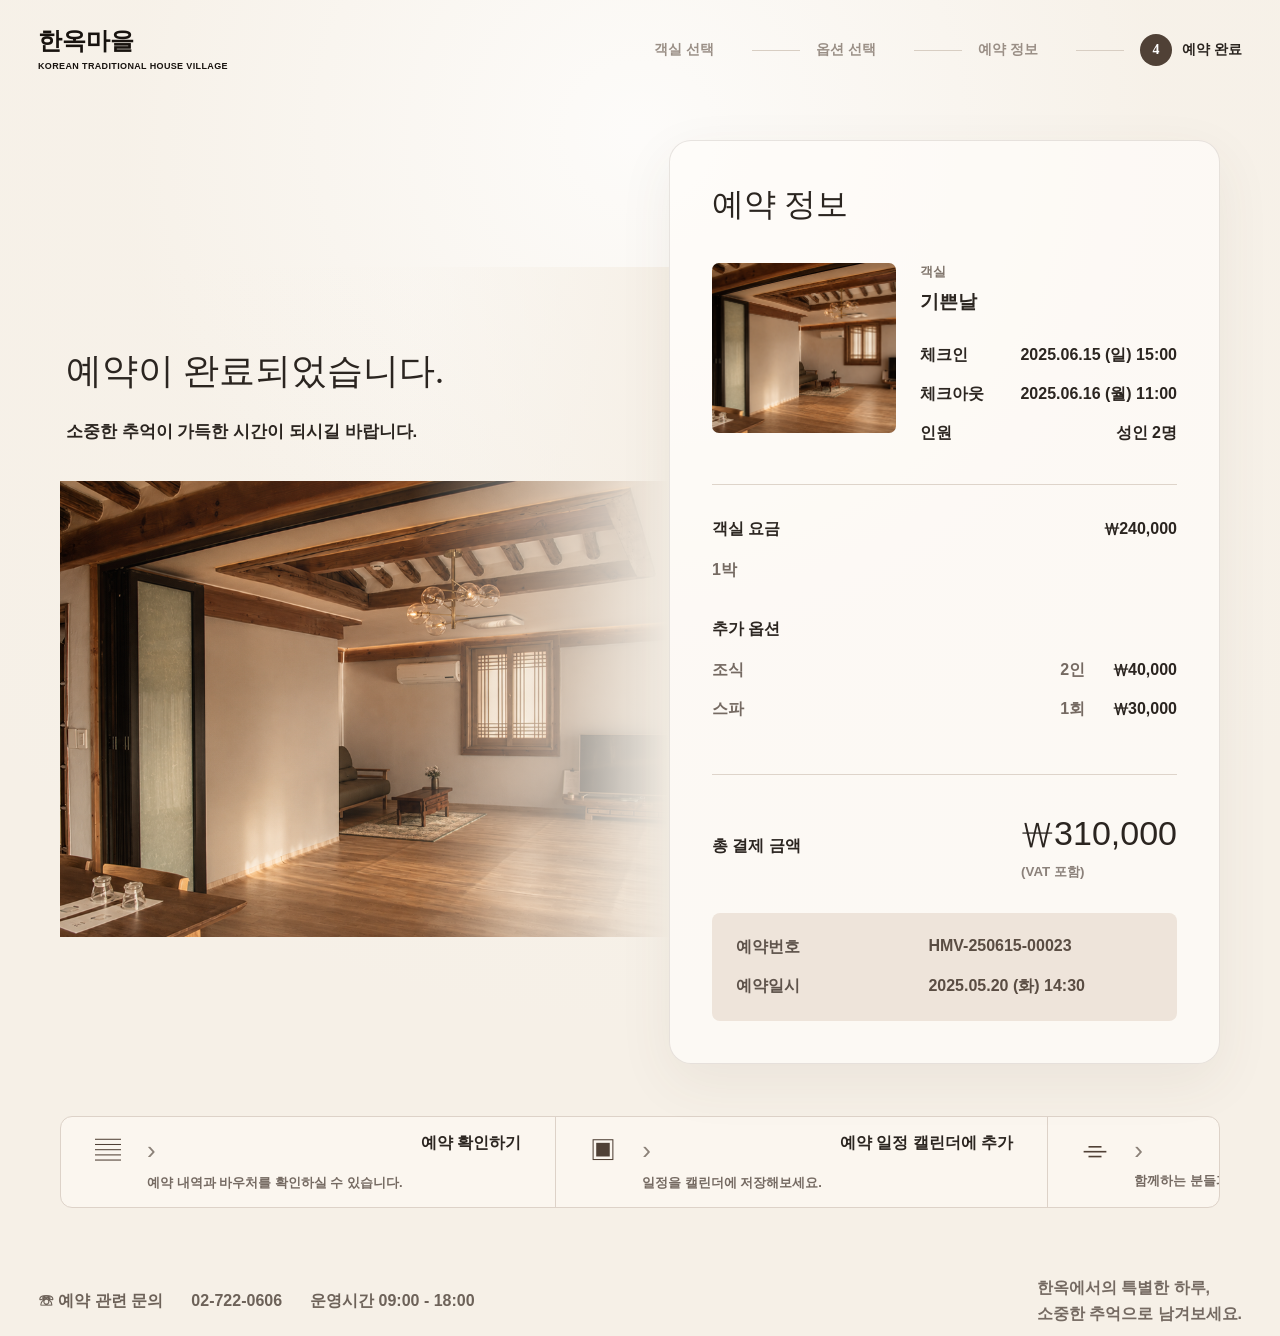
<file: booking-complete.html>
<!doctype html>
<html lang="ko">
  <head>
    <meta charset="UTF-8" />
    <meta name="viewport" content="width=device-width, initial-scale=1.0" />
    <title>예약 완료 | 한옥마을</title>
    <link rel="stylesheet" href="./styles.css?v=24" />
  </head>
  <body class="booking-body booking-complete-body">
    <header class="booking-topbar">
      <a class="brand" href="./index.html">한옥마을<span>KOREAN TRADITIONAL HOUSE VILLAGE</span></a>
      <nav class="booking-flow" aria-label="예약 진행 단계">
        <a href="./stay.html">객실 선택</a>
        <a href="./booking.html#booking-options">옵션 선택</a>
        <a href="./booking.html">예약 정보</a>
        <a class="active" href="./booking-complete.html"><span>4</span>예약 완료</a>
      </nav>
    </header>

    <main class="complete-shell">
      <section class="complete-visual">
        <div class="complete-message">
          <h1>예약이 완료되었습니다.</h1>
          <p>소중한 추억이 가득한 시간이 되시길 바랍니다.</p>
        </div>
        <img src="./assets/shop-s3.png" alt="예약 완료 한옥 전경" />
      </section>

      <aside class="complete-card">
        <h2>예약 정보</h2>
        <div class="complete-room">
          <img id="completeImage" src="./assets/shop-s3.png" alt="기쁜날 한옥" />
          <div>
            <small>객실</small>
            <strong id="completeRoom">기쁜날</strong>
            <dl>
              <dt>체크인</dt><dd id="completeCheckin">2025.06.15 (일) 15:00</dd>
              <dt>체크아웃</dt><dd id="completeCheckout">2025.06.16 (월) 11:00</dd>
              <dt>인원</dt><dd id="completeGuests">성인 2명</dd>
            </dl>
          </div>
        </div>

        <dl class="complete-price">
          <dt>객실 요금</dt><dd id="completeRoomPrice">₩240,000</dd>
          <dt><span>1박</span></dt><dd></dd>
          <dt class="summary-subtitle">추가 옵션</dt><dd></dd>
          <dt id="completeOptions" class="option-rows"></dt><dd></dd>
        </dl>

        <div class="complete-total">
          <span>총 결제 금액</span>
          <strong id="completeTotal">₩310,000</strong>
          <small>(VAT 포함)</small>
        </div>

        <div class="reservation-code">
          <span>예약번호</span><strong>HMV-250615-00023</strong>
          <span>예약일시</span><strong>2025.05.20 (화) 14:30</strong>
        </div>
      </aside>
    </main>

    <nav class="complete-actions" aria-label="예약 완료 후 작업">
      <a href="./booking.html"><span>▤</span><strong>예약 확인하기</strong><em>예약 내역과 바우처를 확인하실 수 있습니다.</em><b>›</b></a>
      <a href="#"><span>▣</span><strong>예약 일정 캘린더에 추가</strong><em>일정을 캘린더에 저장해보세요.</em><b>›</b></a>
      <a href="#"><span>⌯</span><strong>예약 정보 공유하기</strong><em>함께하는 분들과 정보를 공유해보세요.</em><b>›</b></a>
    </nav>

    <footer class="booking-support">
      <p>☏ 예약 관련 문의</p>
      <strong>02-722-0606</strong>
      <span>운영시간 09:00 - 18:00</span>
      <em>한옥에서의 특별한 하루,<br />소중한 추억으로 남겨보세요.</em>
    </footer>

    <script>
      const formatWon = value => `₩${value.toLocaleString("ko-KR")}`;
      const fallback = {
        room: { name: "기쁜날", image: "./assets/shop-s3.png", price: 240000 },
        guests: 2,
        checkin: "2025.06.15 (일)",
        checkout: "2025.06.16 (월)",
        options: [
          { name: "조식", unit: "1인", quantity: 2, price: 20000 },
          { name: "스파", unit: "1회", quantity: 1, price: 30000 }
        ],
        total: 310000
      };
      const state = JSON.parse(localStorage.getItem("hanokBookingState") || "null") || fallback;
      document.querySelector("#completeImage").src = state.room.summaryImage || state.room.image;
      document.querySelector("#completeRoom").textContent = state.room.name;
      document.querySelector("#completeCheckin").textContent = `${state.checkin} 15:00`;
      document.querySelector("#completeCheckout").textContent = `${state.checkout} 11:00`;
      document.querySelector("#completeGuests").textContent = `성인 ${state.guests}명`;
      document.querySelector("#completeRoomPrice").textContent = formatWon(state.room.price);
      document.querySelector("#completeTotal").textContent = formatWon(state.total);
      document.querySelector("#completeOptions").innerHTML = state.options?.length
        ? state.options.map(option => `<span>${option.name}</span><span>${option.quantity}${option.unit.replace(/[0-9]/g, "")}</span><strong>${formatWon(option.price * option.quantity)}</strong>`).join("")
        : `<span>선택된 옵션이 없습니다.</span><span></span><strong>₩0</strong>`;
    </script>
  </body>
</html>
</file>
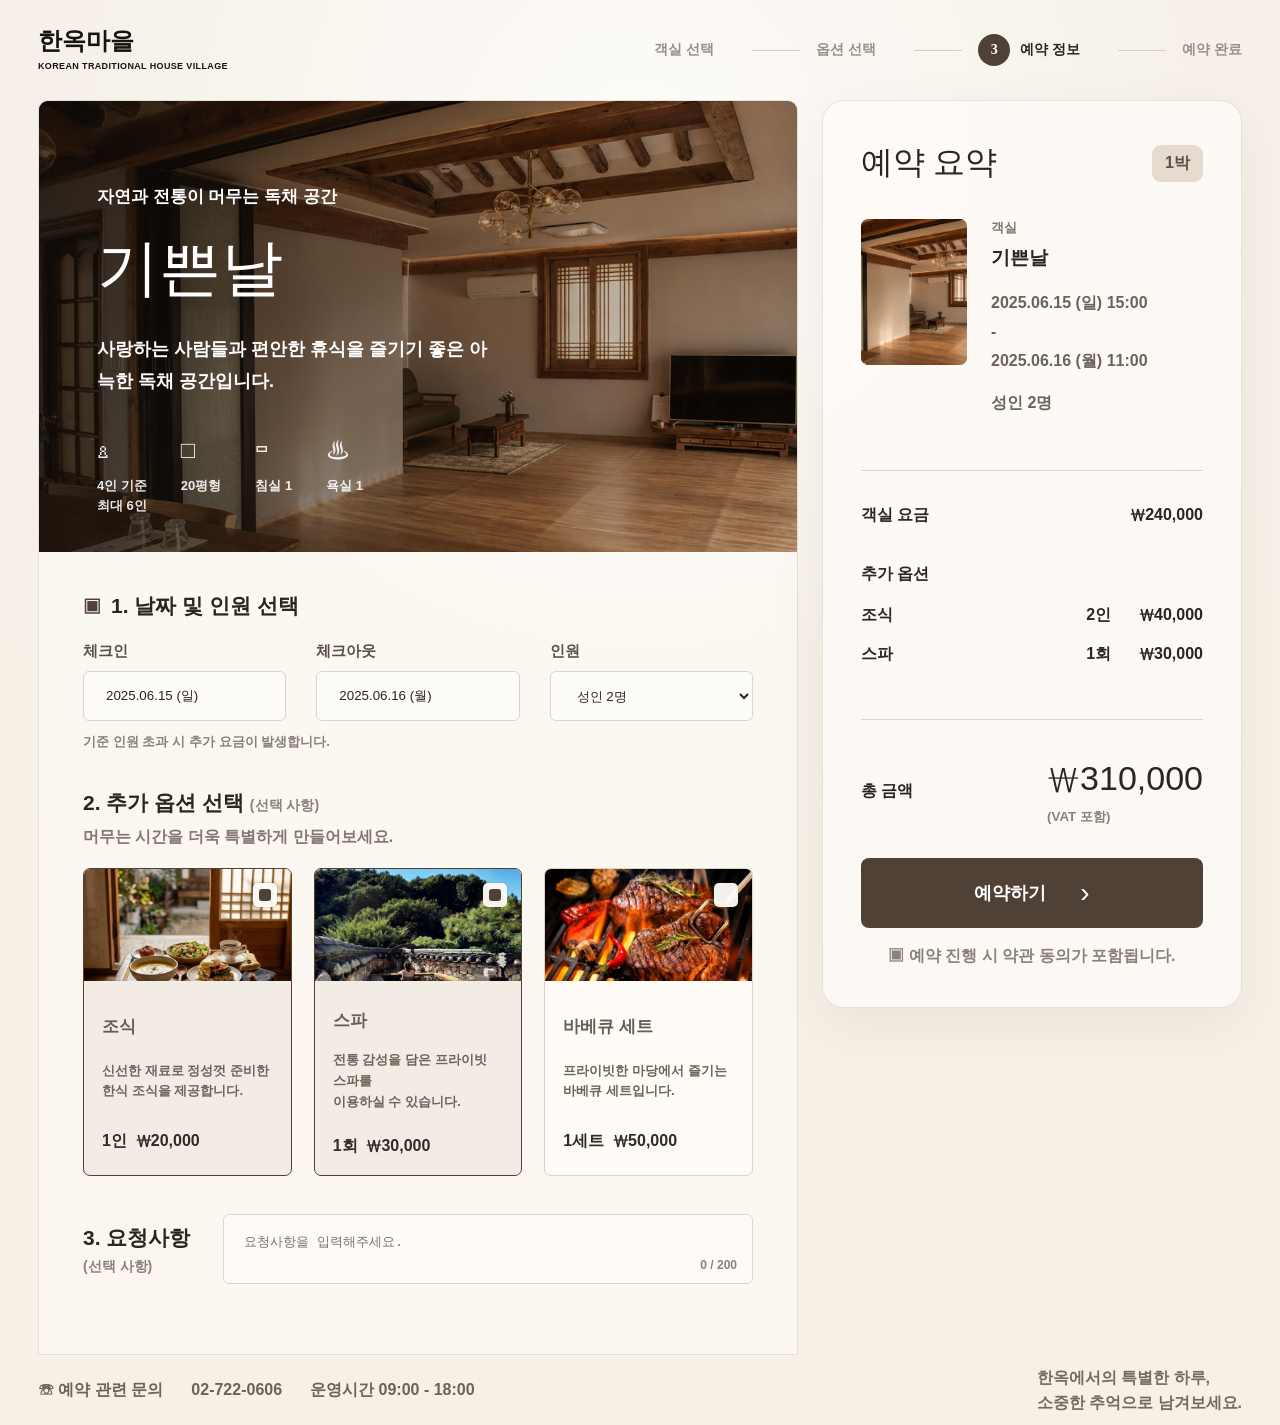
<file: booking.html>
<!doctype html>
<html lang="ko">
  <head>
    <meta charset="UTF-8" />
    <meta name="viewport" content="width=device-width, initial-scale=1.0" />
    <title>예약하기 | 한옥마을</title>
    <link rel="stylesheet" href="./styles.css?v=24" />
  </head>
  <body class="booking-body booking-info-body">
    <header class="booking-topbar">
      <a class="brand" href="./index.html">한옥마을<span>KOREAN TRADITIONAL HOUSE VILLAGE</span></a>
      <nav class="booking-flow" aria-label="예약 진행 단계">
        <a href="./stay.html">객실 선택</a>
        <a href="#booking-options">옵션 선택</a>
        <a class="active" href="#booking-info"><span>3</span>예약 정보</a>
        <a href="./booking-complete.html">예약 완료</a>
      </nav>
    </header>

    <main class="booking-shell" id="booking-info">
      <section class="booking-left">
        <article class="booking-room-hero">
          <img id="bookingRoomHero" src="./assets/shop-s3.png" alt="기쁜날 한옥 외관" />
          <div>
            <p>자연과 전통이 머무는 독채 공간</p>
            <h1 id="heroRoomName">기쁜날</h1>
            <strong id="heroRoomDesc">사랑하는 사람들과 편안한 휴식을 즐기기 좋은 아늑한 독채 공간입니다.</strong>
            <ul class="hero-specs" id="heroSpecs">
              <li><span>♙</span>4인 기준<br />최대 6인</li>
              <li><span>□</span>20평형</li>
              <li><span>▭</span>침실 1</li>
              <li><span>♨</span>욕실 1</li>
            </ul>
          </div>
        </article>

        <form class="booking-info-form">
          <section class="booking-panel" id="booking-date">
            <h2><span>▣</span>1. 날짜 및 인원 선택</h2>
            <div class="booking-field-row">
              <label>체크인<input id="checkinInput" type="text" value="2025.06.15 (일)" data-calendar /></label>
              <label>체크아웃<input id="checkoutInput" type="text" value="2025.06.16 (월)" data-calendar /></label>
              <label>인원<select id="guestSelect"><option value="2">성인 2명</option><option value="4">성인 4명</option><option value="6">성인 6명</option><option value="9">성인 9명</option><option value="12">성인 12명</option></select></label>
            </div>
            <small>기준 인원 초과 시 추가 요금이 발생합니다.</small>
          </section>

          <section class="booking-panel" id="booking-options">
            <h2>2. 추가 옵션 선택 <em>(선택 사항)</em></h2>
            <p>머무는 시간을 더욱 특별하게 만들어보세요.</p>
            <div class="booking-option-grid">
              <label class="booking-option-card">
                <input type="checkbox" value="breakfast" data-name="조식" data-price="20000" data-unit="1인" checked />
                <span class="option-tick"></span>
                <img src="./assets/meal.png" alt="조식" />
                <strong>조식</strong>
                <small>신선한 재료로 정성껏 준비한<br />한식 조식을 제공합니다.</small>
                <em>1인&nbsp;&nbsp;₩20,000</em>
              </label>
              <label class="booking-option-card">
                <input type="checkbox" value="spa" data-name="스파" data-price="30000" data-unit="1회" checked />
                <span class="option-tick"></span>
                <img src="./assets/spa.png" alt="스파" />
                <strong>스파</strong>
                <small>전통 감성을 담은 프라이빗 스파를<br />이용하실 수 있습니다.</small>
                <em>1회&nbsp;&nbsp;₩30,000</em>
              </label>
              <label class="booking-option-card">
                <input type="checkbox" value="bbq" data-name="바베큐 세트" data-price="50000" data-unit="1세트" />
                <span class="option-tick"></span>
                <img src="./assets/bbq.png" alt="바베큐 세트" />
                <strong>바베큐 세트</strong>
                <small>프라이빗한 마당에서 즐기는<br />바베큐 세트입니다.</small>
                <em>1세트&nbsp;&nbsp;₩50,000</em>
              </label>
            </div>
          </section>

          <section class="booking-panel booking-request-panel">
            <h2>3. 요청사항 <em>(선택 사항)</em></h2>
            <label>
              <textarea id="requestInput" maxlength="200" placeholder="요청사항을 입력해주세요."></textarea>
              <span id="requestCount">0 / 200</span>
            </label>
          </section>
        </form>
      </section>

      <aside class="booking-summary-card" id="booking-summary">
        <div class="summary-head">
          <h2>예약 요약</h2>
          <span>1박</span>
        </div>
        <div class="summary-room-row">
          <img id="summaryImage" src="./assets/shop-s3.png" alt="기쁜날 한옥 외관" />
          <div>
            <small>객실</small>
            <strong id="summaryRoomName">기쁜날</strong>
            <p><span id="summaryCheckin">2025.06.15 (일) 15:00</span><br />-<br /><span id="summaryCheckout">2025.06.16 (월) 11:00</span></p>
            <p id="summaryGuests">성인 2명</p>
          </div>
        </div>

        <dl class="summary-price-list">
          <dt>객실 요금</dt><dd id="roomPrice">₩240,000</dd>
          <dt class="summary-subtitle">추가 옵션</dt><dd></dd>
          <dt id="optionRows" class="option-rows"></dt><dd></dd>
        </dl>

        <div class="summary-total">
          <span>총 금액</span>
          <strong id="summaryTotal">₩310,000</strong>
          <small>(VAT 포함)</small>
        </div>
        <a class="booking-submit" id="bookingSubmit" href="./booking-complete.html">예약하기 <span>›</span></a>
        <p class="booking-notice">▣ 예약 진행 시 약관 동의가 포함됩니다.</p>
      </aside>
    </main>

    <footer class="booking-support">
      <p>☏ 예약 관련 문의</p>
      <strong>02-722-0606</strong>
      <span>운영시간 09:00 - 18:00</span>
      <em>한옥에서의 특별한 하루,<br />소중한 추억으로 남겨보세요.</em>
    </footer>

    <script>
      const bookingStateKey = "hanokBookingState";
      const room = {
        name: "기쁜날",
        image: "./assets/shop-s3.png",
        summaryImage: "./assets/shop-s3.png",
        baseGuests: 4,
        price: 240000
      };

      const formatWon = value => `₩${value.toLocaleString("ko-KR")}`;
      const guestSelect = document.querySelector("#guestSelect");
      const optionInputs = [...document.querySelectorAll(".booking-option-card input")];
      const calendarInputs = [...document.querySelectorAll("[data-calendar]")];
      const requestInput = document.querySelector("#requestInput");
      const requestCount = document.querySelector("#requestCount");

      function selectedOptions() {
        return optionInputs.filter(input => input.checked).map(input => ({
          name: input.dataset.name,
          unit: input.dataset.unit,
          price: Number(input.dataset.price),
          quantity: input.value === "breakfast" ? Number(guestSelect.value) : 1
        }));
      }

      function currentState() {
        const guests = Number(guestSelect.value);
        const options = selectedOptions();
        const optionTotal = options.reduce((sum, option) => sum + option.price * option.quantity, 0);
        const total = room.price + optionTotal;
        return {
          room,
          guests,
          checkin: document.querySelector("#checkinInput").value,
          checkout: document.querySelector("#checkoutInput").value,
          options,
          optionTotal,
          total,
          request: requestInput.value
        };
      }

      function updateSummary() {
        const state = currentState();
        document.querySelector("#summaryGuests").textContent = `성인 ${state.guests}명`;
        document.querySelector("#summaryCheckin").textContent = `${state.checkin} 15:00`;
        document.querySelector("#summaryCheckout").textContent = `${state.checkout} 11:00`;
        document.querySelector("#roomPrice").textContent = formatWon(room.price);
        document.querySelector("#summaryTotal").textContent = formatWon(state.total);
        document.querySelector("#optionRows").innerHTML = state.options.length
          ? state.options.map(option => `<span>${option.name}</span><span>${option.quantity}${option.unit.replace(/[0-9]/g, "")}</span><strong>${formatWon(option.price * option.quantity)}</strong>`).join("")
          : `<span>선택된 옵션이 없습니다.</span><span></span><strong>₩0</strong>`;
        requestCount.textContent = `${requestInput.value.length} / 200`;
        localStorage.setItem(bookingStateKey, JSON.stringify(state));
      }

      optionInputs.forEach(input => input.addEventListener("change", updateSummary));
      guestSelect.addEventListener("change", updateSummary);
      requestInput.addEventListener("input", updateSummary);

      const calendarDays = ["15", "16", "17", "18", "19", "20", "21", "22", "23", "24", "25", "26"];
      calendarInputs.forEach(input => {
        const popover = document.createElement("div");
        popover.className = "mini-calendar";
        popover.innerHTML = `<strong>2025.06</strong><div>${calendarDays.map(day => `<button type="button">06.${day}</button>`).join("")}</div>`;
        input.parentElement.appendChild(popover);
        input.addEventListener("focus", () => popover.classList.add("open"));
        input.addEventListener("click", () => popover.classList.add("open"));
        popover.addEventListener("click", event => {
          if (event.target.tagName !== "BUTTON") return;
          input.value = `2025.${event.target.textContent} (일)`;
          popover.classList.remove("open");
          updateSummary();
        });
      });

      document.addEventListener("click", event => {
        calendarInputs.forEach(input => {
          if (!input.parentElement.contains(event.target)) {
            input.parentElement.querySelector(".mini-calendar")?.classList.remove("open");
          }
        });
      });

      document.querySelector("#bookingSubmit").addEventListener("click", updateSummary);
      updateSummary();
    </script>
  </body>
</html>
</file>
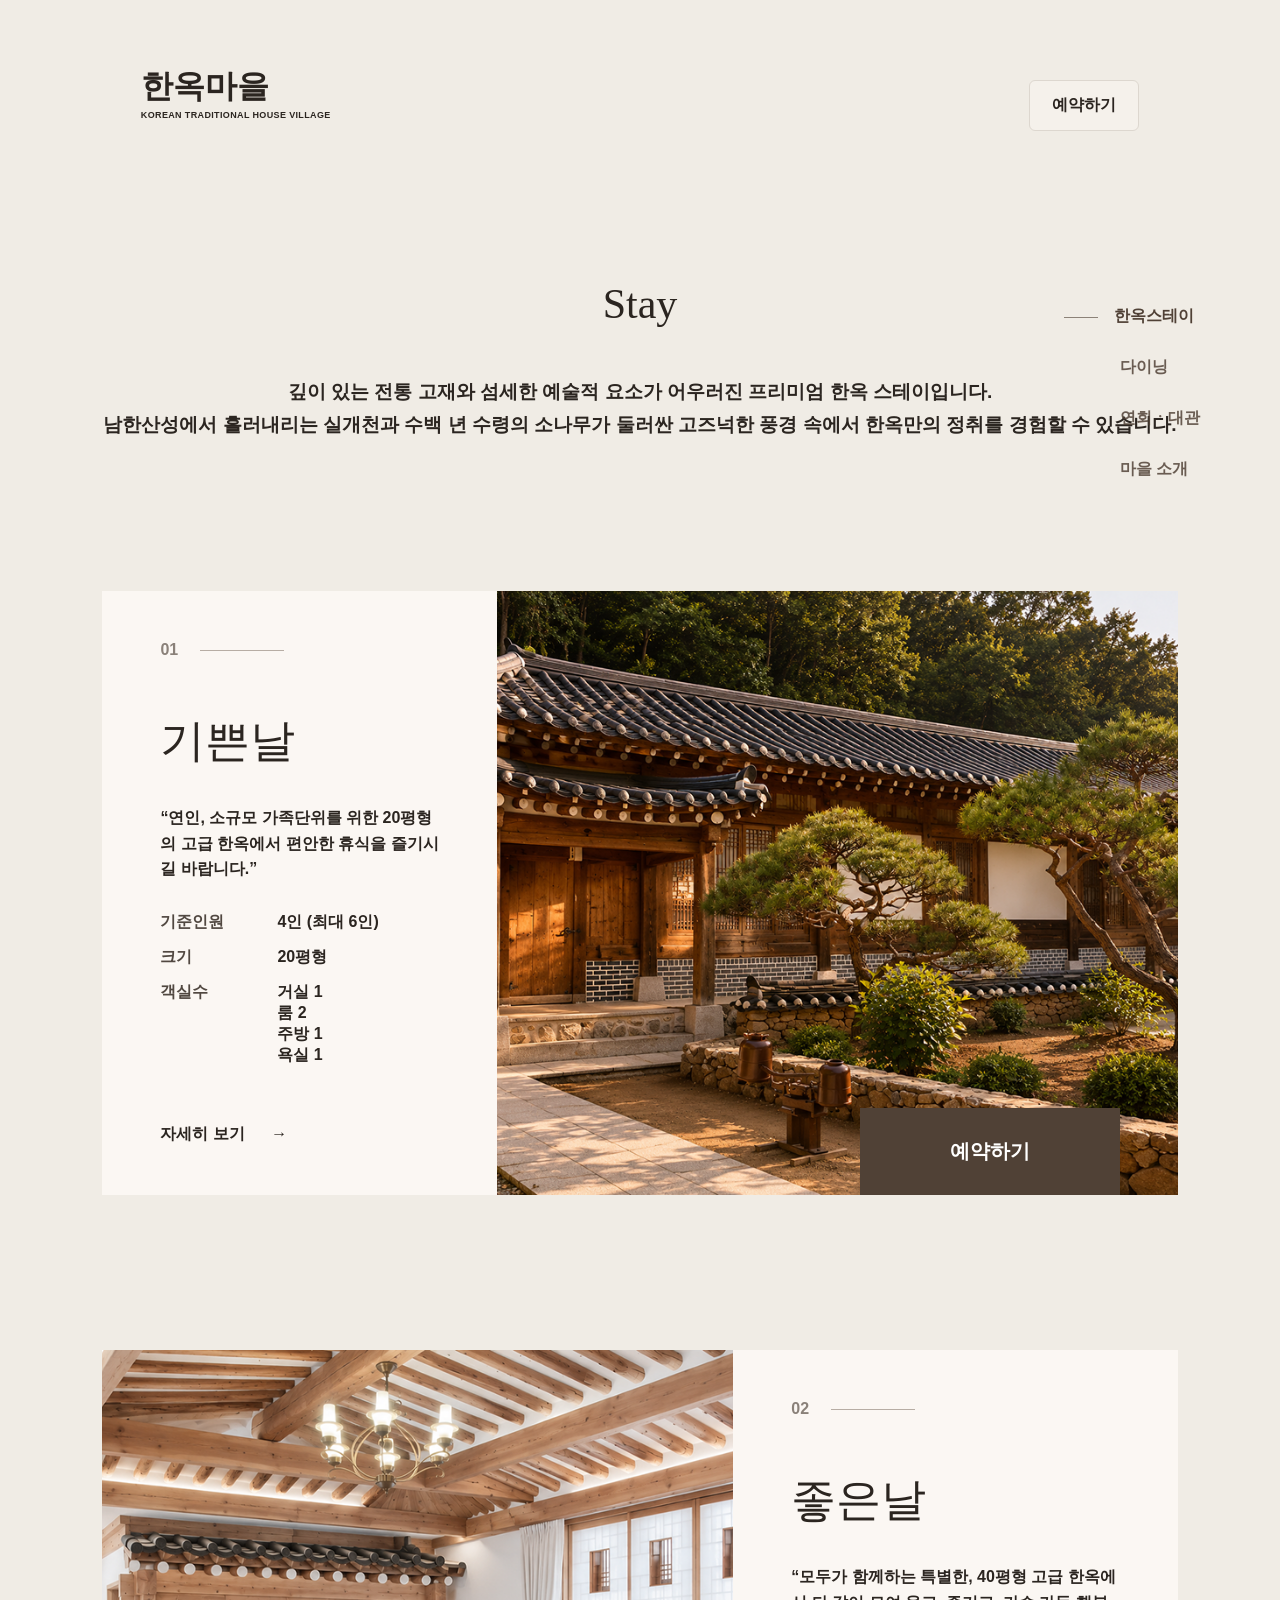
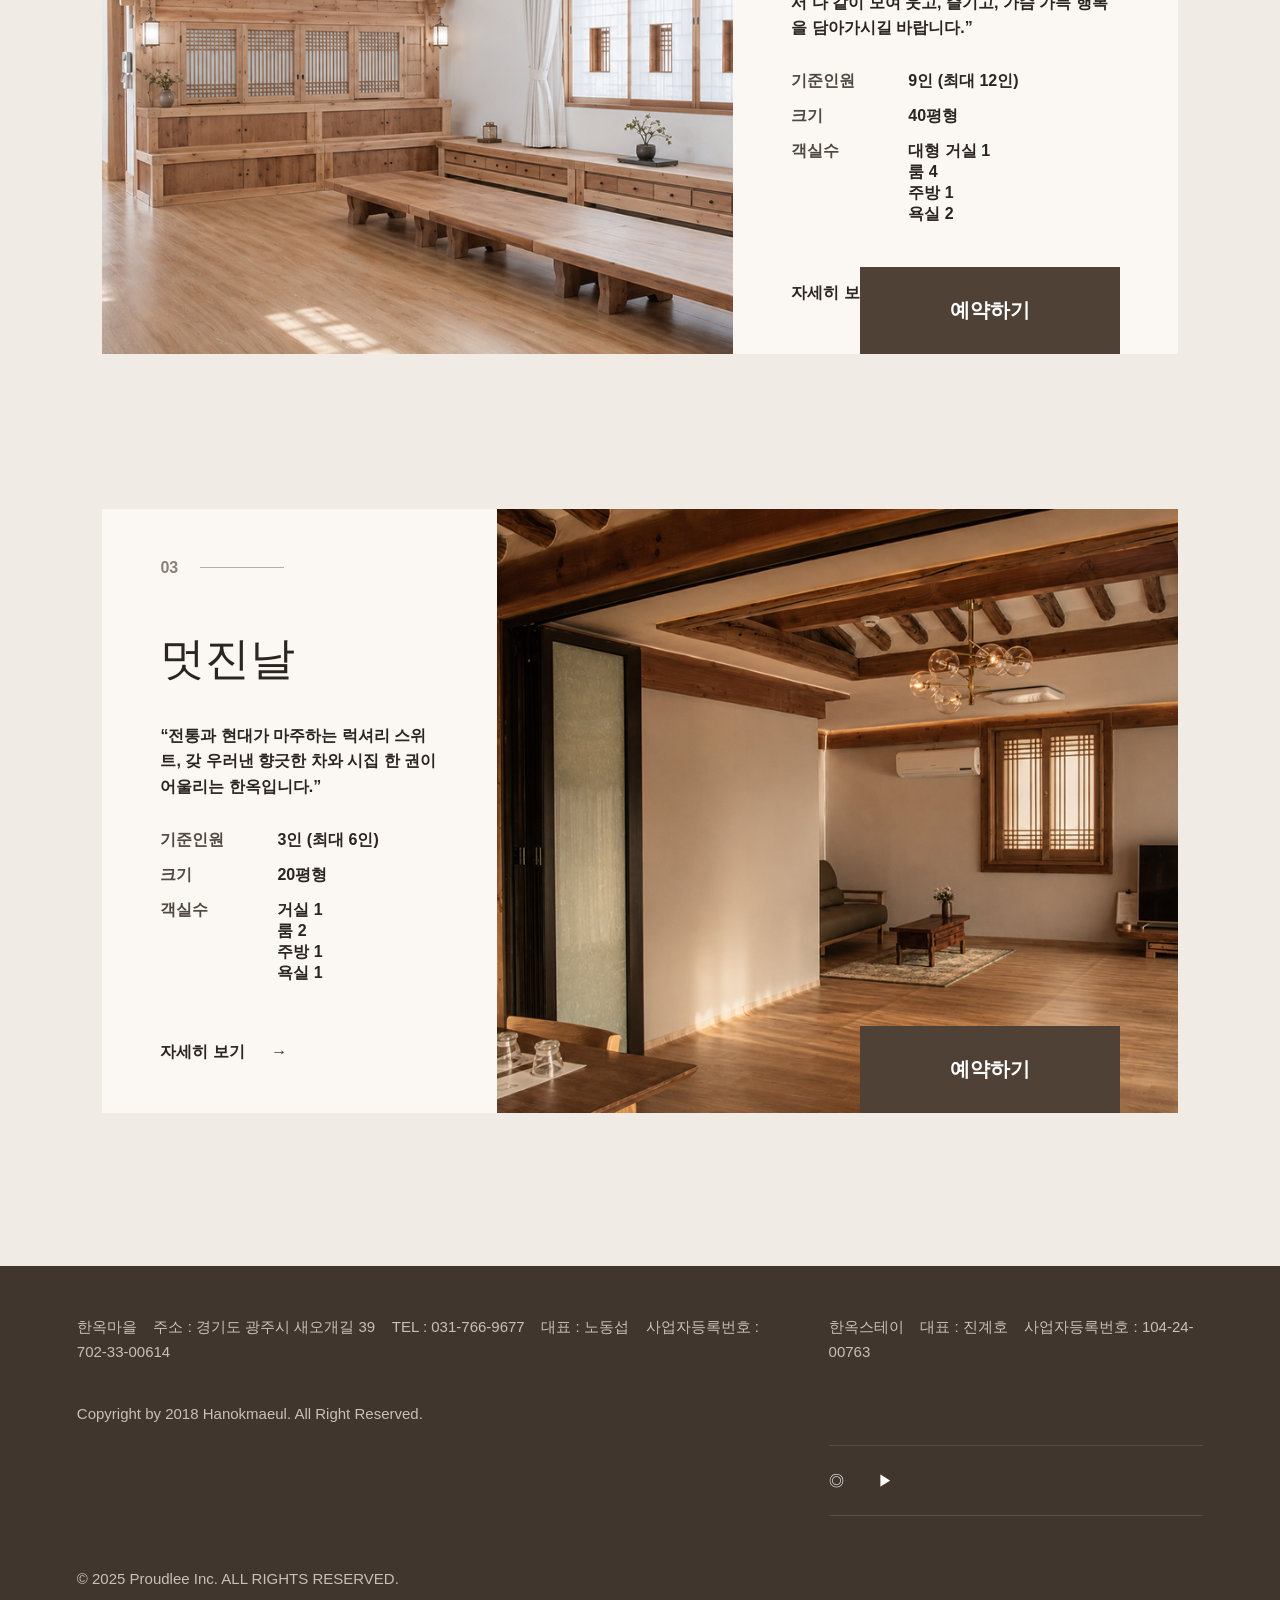
<file: stay.html>
<!doctype html>
<html lang="ko">
  <head>
    <meta charset="UTF-8" />
    <meta name="viewport" content="width=device-width, initial-scale=1.0" />
    <title>한옥스테이 | 한옥마을</title>
    <link rel="stylesheet" href="./styles.css?v=23" />
  </head>
  <body class="subpage">
    <header class="site-header">
      <a class="brand" href="./index.html">한옥마을<span>KOREAN TRADITIONAL HOUSE VILLAGE</span></a>
      <nav class="sub-vertical-nav" aria-label="한옥스테이 메뉴">
        <a class="active" href="./stay.html">한옥스테이</a>
        <a href="./index.html#dining">다이닝</a>
        <a href="./index.html#event">연회ㆍ대관</a>
        <div class="hero-nav-group">
          <a class="hero-nav-parent" href="./index.html#about">마을 소개</a>
          <div class="hero-subnav" aria-label="마을 소개 하위 메뉴">
            <a href="./index.html#about">한옥마을 소개</a>
            <a href="./index.html#location">오시는길</a>
            <a href="./index.html#activity">액티비티</a>
            <a href="./index.html#gallery">갤러리</a>
          </div>
        </div>
      </nav>
      <a class="outline-btn" href="./booking.html">예약하기</a>
    </header>

    <main class="stay-page">
      <section class="stay-title">
        <h1>Stay</h1>
        <p>깊이 있는 전통 고재와 섬세한 예술적 요소가 어우러진 프리미엄 한옥 스테이입니다.<br />남한산성에서 흘러내리는 실개천과 수백 년 수령의 소나무가 둘러싼 고즈넉한 풍경 속에서 한옥만의 정취를 경험할 수 있습니다.</p>
      </section>

      <section class="rooms">
        <article class="room-card" id="gibbeun">
          <div class="room-copy">
            <span>01</span>
            <h2>기쁜날</h2>
            <p>“연인, 소규모 가족단위를 위한 20평형의 고급 한옥에서 편안한 휴식을 즐기시길 바랍니다.”</p>
            <dl><dt>기준인원</dt><dd>4인 (최대 6인)</dd><dt>크기</dt><dd>20평형</dd><dt>객실수</dt><dd>거실 1<br />룸 2<br />주방 1<br />욕실 1</dd></dl>
            <a href="#gibbeun">자세히 보기 <span>→</span></a>
          </div>
          <figure class="room-photo"><img src="./assets/shop-s1.png" alt="기쁜날 객실" /></figure>
          <a class="room-book" href="./booking.html">예약하기</a>
        </article>

        <article class="room-card reverse" id="joeun">
          <figure class="room-photo"><img src="./assets/shop-s2.png" alt="좋은날 객실" /></figure>
          <div class="room-copy">
            <span>02</span>
            <h2>좋은날</h2>
            <p>“모두가 함께하는 특별한, 40평형 고급 한옥에서 다 같이 모여 웃고, 즐기고, 가슴 가득 행복을 담아가시길 바랍니다.”</p>
            <dl><dt>기준인원</dt><dd>9인 (최대 12인)</dd><dt>크기</dt><dd>40평형</dd><dt>객실수</dt><dd>대형 거실 1<br />룸 4<br />주방 1<br />욕실 2</dd></dl>
            <a href="#joeun">자세히 보기 <span>→</span></a>
          </div>
          <a class="room-book" href="./booking.html">예약하기</a>
        </article>

        <article class="room-card" id="meotjin">
          <div class="room-copy">
            <span>03</span>
            <h2>멋진날</h2>
            <p>“전통과 현대가 마주하는 럭셔리 스위트, 갖 우러낸 향긋한 차와 시집 한 권이 어울리는 한옥입니다.”</p>
            <dl><dt>기준인원</dt><dd>3인 (최대 6인)</dd><dt>크기</dt><dd>20평형</dd><dt>객실수</dt><dd>거실 1<br />룸 2<br />주방 1<br />욕실 1</dd></dl>
            <a href="#meotjin">자세히 보기 <span>→</span></a>
          </div>
          <figure class="room-photo"><img src="./assets/shop-s3.png" alt="멋진날 객실" /></figure>
          <a class="room-book" href="./booking.html">예약하기</a>
        </article>
      </section>
    </main>

    <footer class="footer">
      <p>한옥마을 &nbsp;&nbsp; 주소 : 경기도 광주시 새오개길 39 &nbsp;&nbsp; TEL : 031-766-9677 &nbsp;&nbsp; 대표 : 노동섭 &nbsp;&nbsp; 사업자등록번호 : 702-33-00614</p>
      <p>한옥스테이 &nbsp;&nbsp; 대표 : 진계호 &nbsp;&nbsp; 사업자등록번호 : 104-24-00763</p>
      <p>Copyright by 2018 Hanokmaeul. All Right Reserved.</p>
      <div class="socials"><span>◎</span><span>▶</span></div>
      <p>© 2025 Proudlee Inc. ALL RIGHTS RESERVED.</p>
    </footer>
  </body>
</html>
</file>
<file: styles.css>
:root {
  --paper: #f0ece5;
  --cream: #f8f6f2;
  --ink: #2b2520;
  --muted: #746b63;
  --brown: #504136;
  --line: #ddd7cf;
  --white: #fffdf9;
}

* { box-sizing: border-box; }

body {
  margin: 0;
  color: var(--ink);
  background: var(--paper);
  font-family: "Apple SD Gothic Neo", "Noto Sans KR", Arial, sans-serif;
  letter-spacing: 0;
}

a { color: inherit; text-decoration: none; }
img { display: block; }

.crop {
  position: relative;
  margin: 0;
  overflow: hidden;
  background: #ddd5cc;
}

.crop img {
  position: absolute;
  max-width: none;
  height: auto;
}

.section-screen {
  min-height: 100vh;
  display: grid;
  align-items: center;
}

.hero {
  position: relative;
  min-height: 100vh;
  overflow: hidden;
  background: #1d170f;
  isolation: isolate;
}

.hero-bg,
.stay-bg {
  position: absolute;
  inset: 0;
  width: 100%;
  height: 100%;
  object-fit: cover;
}

.hero-bg {
  object-position: center;
  filter: brightness(.82) saturate(.95);
}

.hero-shade {
  position: absolute;
  inset: 0;
  z-index: 1;
  background:
    linear-gradient(90deg, rgba(18, 13, 9, .56) 0%, rgba(18, 13, 9, .16) 50%, rgba(18, 13, 9, .48) 100%),
    linear-gradient(180deg, rgba(0,0,0,.18), rgba(0,0,0,.25));
}

.hero-header {
  position: absolute;
  z-index: 2;
  top: clamp(34px, 5vw, 72px);
  left: clamp(28px, 6vw, 92px);
  right: clamp(28px, 6vw, 92px);
  display: flex;
  align-items: flex-start;
  justify-content: space-between;
  color: #fff;
}

.hero-brand,
.brand {
  font-family: Georgia, "Times New Roman", serif;
  font-size: clamp(24px, 2.5vw, 42px);
  font-weight: 900;
  line-height: 1;
}

.hero-brand span,
.brand span {
  display: block;
  margin-top: 8px;
  font: 700 9px Arial, sans-serif;
  letter-spacing: .04em;
}

.hero-lookup {
  position: absolute;
  top: clamp(170px, 21vh, 230px);
  right: 0;
  padding-top: 0;
  font-size: 15px;
  font-weight: 800;
}

.hero-copy {
  position: absolute;
  top: clamp(210px, 26vh, 285px);
  left: clamp(28px, 6vw, 92px);
  z-index: 2;
  width: min(650px, 54vw);
  margin-left: 0;
  color: #fff;
}

.hero-copy p {
  margin: 0 0 46px;
  font-family: Georgia, "Times New Roman", serif;
  font-size: clamp(28px, 3.2vw, 55px);
  line-height: 1.28;
  font-weight: 500;
}

.hero-copy h1 {
  margin: 0 0 18px;
  font-size: clamp(18px, 1.35vw, 24px);
  line-height: 1.8;
  font-weight: 700;
}

.hero-copy > span {
  display: block;
  max-width: 820px;
  color: rgba(255, 255, 255, .82);
  font-size: 17px;
  line-height: 1.9;
}

.hero-english {
  display: block;
  max-width: 820px;
  margin-top: 12px;
  color: rgba(255, 255, 255, .82);
  font-style: normal;
  font-size: 17px;
  line-height: 1.9;
}

.hero-note-line {
  display: inline-block;
  white-space: nowrap;
}

.hero-nav {
  position: absolute;
  z-index: 2;
  right: clamp(28px, 6vw, 92px);
  top: 34%;
  display: grid;
  gap: 34px;
  color: #fff;
  font-weight: 700;
  font-size: 16px;
}

.hero-nav > a,
.hero-nav-parent {
  position: relative;
  opacity: .86;
  transition: opacity .2s ease, transform .2s ease;
}

.hero-nav > a::before,
.hero-nav-parent::before {
  content: "";
  position: absolute;
  top: 50%;
  right: calc(100% + 18px);
  width: 0;
  height: 1px;
  background: rgba(255,255,255,.75);
  transition: width .2s ease;
}

.hero-nav > a:hover,
.hero-nav-parent:hover,
.hero-nav-group:focus-within .hero-nav-parent {
  opacity: 1;
  transform: translateX(-6px);
}

.hero-nav > a:hover::before,
.hero-nav-parent:hover::before,
.hero-nav-group:focus-within .hero-nav-parent::before { width: 38px; }

.hero-nav-group {
  position: relative;
  display: grid;
  gap: 12px;
}

.hero-subnav {
  display: grid;
  gap: 10px;
  max-height: 0;
  padding-right: 2px;
  overflow: hidden;
  opacity: 0;
  transform: translateY(-4px);
  transition: max-height .28s ease, opacity .2s ease, transform .2s ease;
}

.hero-nav-group:hover .hero-subnav,
.hero-nav-group:focus-within .hero-subnav {
  max-height: 170px;
  opacity: 1;
  transform: translateY(0);
}

.hero-subnav a {
  display: block;
  color: rgba(255, 255, 255, .72);
  font-size: 13px;
  font-weight: 600;
  line-height: 1.35;
  opacity: .9;
  transition: color .18s ease, transform .18s ease;
}

.hero-subnav a:hover,
.hero-subnav a:focus-visible {
  color: #fff;
  transform: translateX(-4px);
}

.reservation-bar {
  position: relative;
  z-index: 20;
  width: min(1320px, calc(100% - 48px));
  min-height: 118px;
  margin: -60px auto 0;
  padding: 24px;
  display: grid;
  grid-template-columns: 1.05fr 1fr 1fr .72fr 180px;
  gap: 24px;
  align-items: center;
  border: 1px solid rgba(74, 64, 55, .08);
  border-radius: 12px;
  background: rgba(255, 253, 249, .96);
  box-shadow: 0 20px 55px rgba(41, 31, 24, .14);
}

.reservation-tabs {
  display: grid;
  grid-template-columns: 1fr 1fr;
  gap: 12px;
}

.reservation-tabs a {
  min-height: 62px;
  display: grid;
  place-items: center;
  border-radius: 8px;
  background: var(--white);
  color: var(--ink);
  box-shadow: inset 0 0 0 1px var(--line);
  font-weight: 900;
  transition: background .18s ease, color .18s ease, box-shadow .18s ease;
}

.reservation-tabs a:hover {
  background: #f1eee9;
  color: #766b62;
  box-shadow: none;
}

.reservation-bar label {
  position: relative;
  min-width: 0;
  margin: 0;
  gap: 10px;
  font-size: 16px;
  font-weight: 800;
  color: #5b5149;
}

.reservation-bar input,
.reservation-bar select {
  width: 100%;
  min-width: 0;
  min-height: 48px;
  border: 0;
  border-bottom: 1px solid #d4cabf;
  border-radius: 0;
  background: transparent;
  padding: 0 2px;
  font-size: 16px;
  font-weight: 800;
  line-height: 48px;
}

.mini-calendar {
  position: absolute;
  left: 0;
  top: calc(100% + 12px);
  z-index: 80;
  width: 238px;
  padding: 16px;
  border: 1px solid rgba(80, 65, 54, .16);
  border-radius: 8px;
  background: #fffdf9;
  box-shadow: 0 18px 42px rgba(50, 39, 31, .12);
  opacity: 0;
  pointer-events: none;
  transform: translateY(-4px);
  transition: opacity .16s ease, transform .16s ease;
}

.mini-calendar.open {
  opacity: 1;
  pointer-events: auto;
  transform: translateY(0);
}

.mini-calendar strong {
  display: block;
  margin-bottom: 12px;
  color: var(--brown);
  font-family: Georgia, "Times New Roman", serif;
  font-size: 18px;
}

.mini-calendar div {
  display: grid;
  grid-template-columns: repeat(4, 1fr);
  gap: 6px;
}

.mini-calendar button {
  min-height: 34px;
  border: 0;
  border-radius: 6px;
  background: #f4efe8;
  color: #5b5149;
  font-weight: 800;
  cursor: pointer;
}

.mini-calendar button:hover {
  background: var(--brown);
  color: #fff;
}

.search-button {
  min-height: 72px;
  display: grid;
  place-items: center;
  border-radius: 8px;
  background: var(--brown);
  color: #fff;
  font-weight: 900;
}

.intro {
  grid-template-columns: minmax(320px, 1.25fr) minmax(280px, 0.75fr);
  gap: clamp(54px, 7vw, 140px);
  padding: clamp(120px, 17vh, 190px) 9vw clamp(120px, 18vh, 220px);
}

.intro-art {
  position: relative;
  min-height: 760px;
}

.intro-block {
  position: absolute;
  left: -9vw;
  top: 145px;
  width: min(265px, 22vw);
  height: min(488px, 42vw);
  object-fit: cover;
  z-index: 0;
}

.intro-photo {
  position: absolute;
  margin: 0;
  overflow: hidden;
  background: #ddd5cc;
}

.intro-photo img,
.intro-photo video {
  width: 100%;
  height: 100%;
  object-fit: cover;
}

.intro-photo video {
  display: block;
}

.intro-photo.main {
  right: 2%;
  top: 0;
  width: min(560px, 52vw);
  height: 780px;
  z-index: 1;
}

.intro-photo.main img { object-position: center; }

.intro-photo.sub {
  left: 10%;
  top: 250px;
  width: min(340px, 30vw);
  height: 560px;
  box-shadow: 0 24px 58px rgba(49, 38, 30, .18);
  z-index: 2;
}

.intro-photo.sub img { object-position: center; }

.intro-copy {
  align-self: center;
  padding-top: 180px;
}

.intro-copy span {
  display: block;
  margin-bottom: 52px;
  font-size: 18px;
  line-height: 1.8;
}

.intro-copy h2 {
  margin: 0;
  font-family: Georgia, "Times New Roman", serif;
  font-size: clamp(24px, 1.8vw, 34px);
  font-weight: 500;
  line-height: 1.7;
  white-space: nowrap;
}

.stay-experience {
  position: relative;
  min-height: 108vh;
  overflow: hidden;
  align-items: center;
  padding: 12vh 0 16vh;
}

.stay-bg {
  object-position: center;
}

.stay-experience::after {
  content: "";
  position: absolute;
  inset: 0;
  background: linear-gradient(90deg, rgba(245,241,234,.1), rgba(245,241,234,.02) 55%, rgba(245,241,234,.32));
}

.stay-panel {
  position: relative;
  z-index: 1;
  left: auto;
  top: auto;
  width: min(560px, 42vw);
  min-height: 590px;
  margin-left: 10vw;
  padding: 76px 78px 58px;
  background: rgba(255, 253, 249, 0.96);
  box-shadow: 0 28px 80px rgba(42, 31, 23, .13);
}

.stay-panel p {
  margin: 0 0 42px;
  font-size: 16px;
  line-height: 1.8;
}

.stay-panel h2 {
  margin: 0 0 28px;
  font-family: Georgia, "Times New Roman", serif;
  font-size: 52px;
  font-weight: 500;
}

.stay-menu {
  position: relative;
  display: grid;
  gap: 26px;
  margin: 34px 0 74px;
  padding: 6px 0 6px 64px;
}

.stay-track {
  position: absolute;
  left: 20px;
  top: 6px;
  bottom: -10px;
  width: 1px;
  background: #b7aea6;
}

.stay-marker {
  position: absolute;
  left: 17px;
  top: 6px;
  width: 6px;
  height: 34px;
  background: var(--brown);
  transition: top .2s ease;
}

.stay-menu:has(.room-happy:hover) .stay-marker { top: 67px; }
.stay-menu:has(.room-great:hover) .stay-marker { top: 138px; }

.room-link {
  width: max-content;
  font-family: Georgia, "Times New Roman", serif;
  font-size: 30px;
  font-weight: 700;
  transition: transform .22s ease, color .22s ease;
}

.room-link:hover {
  color: var(--brown);
  transform: translateX(8px);
}

.view-all {
  display: block;
  text-align: right;
  font-weight: 700;
}

.view-all,
.image-card a,
.room-copy a {
  position: relative;
  width: max-content;
  transition: color .2s ease, transform .2s ease;
}

.view-all::after,
.image-card a::after,
.room-copy a::after {
  content: "";
  position: absolute;
  left: 0;
  bottom: -7px;
  width: 100%;
  height: 1px;
  background: currentColor;
  transform: scaleX(0);
  transform-origin: left;
  transition: transform .22s ease;
}

.view-all:hover,
.image-card a:hover,
.room-copy a:hover {
  color: var(--brown);
  transform: translateX(6px);
}

.image-card a:hover {
  color: #fff;
}

.view-all:hover::after,
.image-card a:hover::after,
.room-copy a:hover::after {
  transform: scaleX(1);
}

.wide-book-button,
.room-book,
.summary-card button {
  background: var(--brown);
  color: #fff;
  border: 0;
  font-weight: 800;
}

.wide-book-button {
  position: absolute;
  z-index: 2;
  right: 0;
  bottom: 13%;
  width: min(380px, 24vw);
  padding: 40px 24px;
  text-align: center;
  font-size: 22px;
  transition: background .2s ease, transform .2s ease;
}

.wide-book-button:hover {
  background: #382d25;
  transform: translateY(-4px);
}

.feature-cards {
  min-height: 74vh;
  grid-template-columns: 1fr 1fr;
  gap: 46px;
  padding: 12vh 8.5vw 15vh;
}

.image-card {
  position: relative;
  height: 360px;
  overflow: hidden;
  color: #fff;
  border-radius: 2px;
}

.image-card::after {
  content: "";
  position: absolute;
  inset: 0;
  background: linear-gradient(90deg, rgba(21, 15, 9, .78) 0%, rgba(21, 15, 9, .5) 50%, rgba(21, 15, 9, .18) 100%);
}

.image-card img {
  position: absolute;
  inset: 0;
  width: 100%;
  height: 100%;
  object-fit: cover;
  transition: transform .35s ease;
}

.image-card:hover img { transform: scale(1.04); }

.image-card div {
  position: absolute;
  z-index: 1;
  left: 11%;
  top: 20%;
  bottom: 18%;
  width: 56%;
  min-height: 0;
}

.image-card:first-child div {
  left: 56%;
  width: 34%;
}

.image-card span {
  font-size: 12px;
  color: #d4c9bb;
}

.image-card h2 {
  margin: 12px 0 24px;
  font-family: Georgia, "Times New Roman", serif;
  font-size: 34px;
  font-weight: 500;
}

.image-card p {
  margin: 0;
  line-height: 1.8;
  color: #e5ddd5;
}

.image-card a {
  position: absolute;
  left: 0;
  bottom: 0;
}

.village-links {
  width: min(1320px, calc(100% - 100px));
  margin: -70px auto 140px;
  display: grid;
  grid-template-columns: repeat(4, 1fr);
  border-top: 1px solid rgba(80, 65, 54, .16);
  border-bottom: 1px solid rgba(80, 65, 54, .16);
}

.village-links a {
  min-height: 118px;
  display: grid;
  align-content: center;
  gap: 10px;
  padding: 0 28px;
  color: var(--ink);
  font-size: 18px;
  font-weight: 800;
  transition: background .2s ease, color .2s ease;
}

.village-links a + a {
  border-left: 1px solid rgba(80, 65, 54, .12);
}

.village-links span {
  color: var(--muted);
  font-family: Georgia, "Times New Roman", serif;
  font-size: 12px;
  font-weight: 500;
  letter-spacing: .08em;
}

.village-links a:hover,
.village-links a:focus-visible {
  background: rgba(255, 253, 249, .45);
  color: var(--brown);
}

.footer {
  padding: 52px 5.5vw 38px;
  background: #41362e;
  color: #c8bfb6;
  font-size: 15px;
  line-height: 1.7;
}

.footer p {
  max-width: 1100px;
  margin: 0 0 12px;
}

.socials {
  max-width: 1100px;
  margin: 44px 0 26px;
  padding: 22px 0;
  border-top: 1px solid rgba(255,255,255,.12);
  border-bottom: 1px solid rgba(255,255,255,.12);
  display: flex;
  gap: 34px;
  color: #fff;
}

.site-header {
  height: 220px;
  padding: 70px 11vw 0;
  display: grid;
  grid-template-columns: 1fr auto auto;
  align-items: start;
  gap: 52px;
}

.site-header nav {
  display: flex;
  gap: 38px;
  padding-top: 24px;
  font-size: 16px;
  font-weight: 800;
}

.site-header nav a.active,
.site-header nav a:hover { border-bottom: 1px solid var(--ink); }

.outline-btn {
  margin-top: 10px;
  padding: 14px 22px;
  border: 1px solid var(--line);
  border-radius: 6px;
  background: #f5f1eb;
  font-weight: 800;
}

.subpage:not(.booking-body) .site-header {
  position: relative;
  min-height: 240px;
  grid-template-columns: 1fr auto;
}

.subpage:not(.booking-body) .site-header .brand {
  align-self: start;
}

.subpage:not(.booking-body) .site-header .outline-btn {
  justify-self: end;
}

.subpage:not(.booking-body) .sub-vertical-nav {
  position: fixed;
  top: 34vh;
  right: clamp(28px, 6vw, 92px);
  z-index: 30;
  display: grid;
  gap: 30px;
  padding: 0;
  color: var(--brown);
  font-size: 16px;
  font-weight: 800;
}

.subpage:not(.booking-body) .sub-vertical-nav > a,
.subpage:not(.booking-body) .sub-vertical-nav .hero-nav-parent {
  position: relative;
  opacity: .84;
  transition: opacity .2s ease, transform .2s ease;
}

.subpage:not(.booking-body) .sub-vertical-nav > a::before,
.subpage:not(.booking-body) .sub-vertical-nav .hero-nav-parent::before {
  content: "";
  position: absolute;
  top: 50%;
  right: calc(100% + 16px);
  width: 0;
  height: 1px;
  background: rgba(80, 65, 54, .62);
  transition: width .2s ease;
}

.subpage:not(.booking-body) .sub-vertical-nav > a:hover,
.subpage:not(.booking-body) .sub-vertical-nav > a.active,
.subpage:not(.booking-body) .sub-vertical-nav .hero-nav-parent:hover,
.subpage:not(.booking-body) .sub-vertical-nav .hero-nav-group:focus-within .hero-nav-parent {
  opacity: 1;
  transform: translateX(-6px);
  border-bottom: 0;
}

.subpage:not(.booking-body) .sub-vertical-nav > a:hover::before,
.subpage:not(.booking-body) .sub-vertical-nav > a.active::before,
.subpage:not(.booking-body) .sub-vertical-nav .hero-nav-parent:hover::before,
.subpage:not(.booking-body) .sub-vertical-nav .hero-nav-group:focus-within .hero-nav-parent::before {
  width: 34px;
}

.subpage:not(.booking-body) .sub-vertical-nav .hero-subnav a {
  color: rgba(80, 65, 54, .68);
}

.subpage:not(.booking-body) .sub-vertical-nav .hero-subnav a:hover,
.subpage:not(.booking-body) .sub-vertical-nav .hero-subnav a:focus-visible {
  color: var(--brown);
}

.stay-page {
  padding: 40px 8vw 17vh;
}

.stay-title {
  text-align: center;
  margin-bottom: 150px;
}

.stay-title h1 {
  margin: 0 0 48px;
  font-family: Georgia, "Times New Roman", serif;
  font-size: 42px;
  font-weight: 500;
}

.stay-title p {
  margin: 0 auto;
  max-width: 1350px;
  font-size: clamp(18px, 1.5vw, 28px);
  line-height: 1.7;
  font-weight: 700;
}

.rooms {
  display: grid;
  gap: 155px;
  max-width: 1620px;
  margin: 0 auto;
}

.room-card {
  position: relative;
  display: grid;
  grid-template-columns: 0.9fr 1.55fr;
  min-height: 560px;
  background: rgba(255, 253, 249, 0.72);
}

.room-card.reverse {
  grid-template-columns: 1.42fr 1fr;
}

.room-copy {
  padding: 50px 58px;
  min-width: 0;
}

.room-copy > span {
  display: flex;
  gap: 22px;
  align-items: center;
  color: #8a8179;
  font-weight: 800;
}

.room-copy > span::after {
  content: "";
  width: 84px;
  height: 1px;
  background: #b7ada4;
}

.room-copy h2 {
  margin: 52px 0 34px;
  font-family: Georgia, "Times New Roman", serif;
  font-size: 45px;
  font-weight: 500;
}

.room-copy p {
  max-width: 410px;
  line-height: 1.6;
  font-weight: 700;
}

.room-copy dl {
  display: grid;
  grid-template-columns: 95px 1fr;
  gap: 14px 22px;
  margin: 30px 0 58px;
  font-weight: 800;
}

.room-copy dt { color: #514841; }
.room-copy dd { margin: 0; }

.room-copy a {
  font-weight: 800;
}

.room-copy a span { margin-left: 22px; }

.room-card figure {
  min-height: 560px;
}

.room-photo {
  margin: 0;
  overflow: hidden;
  background: #ddd5cc;
}

.room-photo img {
  width: 100%;
  height: 100%;
  object-fit: cover;
  transition: transform .35s ease;
}

.room-card:hover .room-photo img {
  transform: scale(1.03);
}

.crop-stay-1 img { width: 208%; left: -81%; top: -126.8%; }
.crop-stay-2 img { width: 242%; left: -25.1%; top: -303.7%; }
.crop-stay-3 img { width: 210%; left: -86.3%; top: -430%; }

.room-book {
  position: absolute;
  right: 58px;
  bottom: 0;
  width: 260px;
  padding: 30px 20px;
  text-align: center;
  font-size: 20px;
  transition: background .2s ease, transform .2s ease;
}

.room-book:hover {
  background: #382d25;
  transform: translateY(-3px);
}

.booking-body {
  background: #f8f7f5;
}

.booking-body .site-header {
  height: 120px;
  padding-top: 34px;
}

.booking-body .brand {
  font-size: 24px;
}

.booking-body .site-header nav {
  padding-top: 12px;
  font-size: 14px;
  gap: 24px;
}

.booking-body .outline-btn {
  margin-top: 4px;
  padding: 10px 16px;
}

.booking-body .footer {
  display: none;
}

.booking-page {
  display: grid;
  grid-template-columns: minmax(0, 1fr) 390px;
  gap: 56px;
  max-width: 1280px;
  margin: 0 auto;
  padding: 22px 5vw 90px;
  align-items: start;
}

.booking-steps {
  grid-column: 1 / -1;
  display: grid;
  grid-template-columns: repeat(4, 1fr);
  gap: 0;
  margin-bottom: 26px;
  border-top: 1px solid rgba(80, 65, 54, .18);
  border-bottom: 1px solid rgba(80, 65, 54, .18);
}

.booking-steps a {
  position: relative;
  padding: 18px 18px 18px 0;
  color: #9a9189;
  font-size: 14px;
  font-weight: 800;
}

.booking-steps a::after {
  content: "";
  position: absolute;
  left: 0;
  bottom: -1px;
  width: 0;
  height: 2px;
  background: var(--brown);
  transition: width .2s ease;
}

.booking-steps span {
  display: block;
  margin-bottom: 7px;
  font-family: Georgia, "Times New Roman", serif;
  font-size: 18px;
  color: #b6ada4;
}

.booking-steps a.active {
  color: var(--ink);
}

.booking-steps a.active span {
  color: var(--brown);
}

.booking-steps a.active::after {
  width: calc(100% - 22px);
}

.booking-form {
  display: grid;
  gap: 56px;
}

.booking-form h2,
.summary-content h2 {
  margin: 0 0 22px;
  font-family: Georgia, "Times New Roman", serif;
  font-size: 25px;
  font-weight: 500;
}

.booking-form h2 span {
  font-family: inherit;
  font-size: 15px;
  color: var(--muted);
}

.booking-section {
  scroll-margin-top: 28px;
}

.section-kicker {
  margin: 0 0 12px;
  color: #978b81;
  font-size: 12px;
  font-weight: 900;
  letter-spacing: .08em;
  text-transform: uppercase;
}

.field-grid {
  display: grid;
  grid-template-columns: 1fr 1fr;
  gap: 24px;
}

label {
  position: relative;
  display: grid;
  gap: 10px;
  margin-bottom: 18px;
  font-weight: 800;
  color: #665d55;
}

input,
select,
textarea {
  width: 100%;
  min-height: 62px;
  border: 1px solid var(--line);
  border-radius: 6px;
  background: #fff;
  padding: 0 22px;
  color: #6a625c;
  font: 800 16px inherit;
}

.booking-page input,
.booking-page select {
  min-height: 52px;
  padding: 0 18px;
  font-size: 16px;
  font-weight: 800;
}

.booking-page #guestSelect {
  min-height: 52px;
  font-size: 16px;
  font-weight: 800;
}

textarea {
  min-height: 110px;
  padding-top: 18px;
  resize: vertical;
}

small {
  display: block;
  margin: -8px 0 18px;
  color: #8b817a;
  font-weight: 800;
}

.room-choice-list {
  display: grid;
  grid-template-columns: repeat(3, minmax(0, 1fr));
  gap: 16px;
}

.room-choice-card {
  position: relative;
  min-height: 150px;
  margin: 0;
  padding: 26px 24px;
  border: 1px solid rgba(80, 65, 54, .16);
  border-radius: 6px;
  background: rgba(255, 253, 249, .66);
  cursor: pointer;
  transition: border-color .18s ease, background .18s ease;
}

.room-choice-card input,
.option-card input {
  position: absolute;
  inline-size: 1px;
  block-size: 1px;
  opacity: 0;
  pointer-events: none;
}

.room-choice-card strong {
  display: block;
  margin-bottom: 18px;
  font-family: Georgia, "Times New Roman", serif;
  font-size: 27px;
  font-weight: 500;
  color: var(--ink);
}

.room-choice-card em,
.room-choice-card small {
  display: block;
  margin: 0;
  color: #6d625a;
  font-style: normal;
  font-weight: 800;
  line-height: 1.6;
}

.choice-check {
  position: absolute;
  top: 18px;
  right: 18px;
  width: 24px;
  height: 24px;
  display: grid;
  place-items: center;
  border-radius: 50%;
  background: var(--brown);
  color: #fff;
  font-size: 13px;
  font-weight: 900;
  opacity: 0;
  transform: scale(.8);
  transition: opacity .18s ease, transform .18s ease;
}

.room-choice-card:has(input:checked),
.option-card:has(input:checked) {
  border-color: var(--brown);
  background: #f3eee7;
}

.room-choice-card:has(input:checked) .choice-check,
.option-card:has(input:checked) .choice-check {
  opacity: 1;
  transform: scale(1);
}

.option-list {
  display: grid;
  grid-template-columns: repeat(3, 1fr);
  gap: 16px;
}

.option-card {
  position: relative;
  margin: 0;
  border: 1px solid rgba(80, 65, 54, .16);
  border-radius: 6px;
  overflow: hidden;
  background: rgba(255, 253, 249, .72);
  color: var(--ink);
  cursor: pointer;
  transition: border-color .18s ease, background .18s ease;
}

.option-card .crop,
.option-image {
  width: 100%;
  aspect-ratio: 1.8;
}

.option-image {
  display: block;
  overflow: hidden;
  background: #ddd5cc;
}

.option-image img {
  width: 100%;
  height: 100%;
  object-fit: cover;
}

.option-card:first-child .option-image img {
  object-position: center 58%;
}

.crop-option-1 img { width: 1038%; left: -46%; top: -1042%; }
.crop-option-2 img { width: 1038%; left: -223%; top: -1042%; }
.crop-option-3 img { width: 1038%; left: -408%; top: -1042%; }

.option-card strong,
.option-card em {
  display: block;
  padding: 0 18px;
}

.option-card strong { padding-top: 16px; font-size: 17px; }
.option-card em { padding-bottom: 18px; font-size: 14px; font-style: normal; color: #6a625c; }

.booking-form section > p {
  margin: -10px 0 18px;
  color: #7f766f;
  font-size: 14px;
  font-weight: 700;
}

.summary-card {
  position: sticky;
  top: 28px;
  align-self: start;
  border: 1px solid rgba(80, 65, 54, .14);
  border-radius: 6px;
  background: #fff;
  box-shadow: 0 14px 34px rgba(50, 39, 31, .05);
  overflow: hidden;
}

.summary-photo {
  width: 100%;
  aspect-ratio: 1.72;
  margin: 0;
  overflow: hidden;
  background: #ddd5cc;
}

.summary-photo img {
  width: 100%;
  height: 100%;
  object-fit: cover;
}

.crop-booking-house {
  width: 100%;
  aspect-ratio: 1.62;
}

.crop-booking-house img { width: 317%; left: -181.8%; top: -250.5%; }

.summary-content {
  padding: 26px 28px 30px;
}

.summary-content h1 {
  margin: 0 0 10px;
  font-family: Georgia, "Times New Roman", serif;
  font-size: 34px;
  font-weight: 500;
}

.summary-content p {
  margin: 0;
  color: #827970;
  font-weight: 800;
  line-height: 1.55;
  font-size: 14px;
}

.amenities {
  display: grid;
  grid-template-columns: repeat(4, 1fr);
  gap: 10px;
  margin: 22px 0;
  padding-bottom: 20px;
  font-size: 13px;
  border-bottom: 1px solid var(--line);
  text-align: center;
  font-weight: 800;
  color: #665d55;
}

.summary-content dl {
  display: grid;
  grid-template-columns: 1fr 1.4fr;
  gap: 13px;
  margin: 18px 0 24px;
  padding-bottom: 24px;
  font-size: 14px;
  border-bottom: 1px solid var(--line);
  font-weight: 800;
}

.summary-content dt { color: #776d66; }
.summary-content dd {
  margin: 0;
  text-align: right;
}

.total {
  display: grid;
  grid-template-columns: 1fr auto;
  align-items: end;
  gap: 8px 20px;
  margin-bottom: 24px;
  font-weight: 900;
}

.total strong {
  font-size: 34px;
}

.total small {
  grid-column: 2;
  margin: 0;
  text-align: right;
}

.summary-card button {
  width: 100%;
  min-height: 64px;
  border-radius: 4px;
  font-size: 20px;
}

.notice {
  margin: 10px 0 0;
  text-align: center;
}

@media (max-width: 980px) {
  .section-screen { min-height: auto; }
  .hero { min-height: 680px; }
  .hero-copy {
    top: 180px;
    width: auto;
    max-width: 70vw;
  }
  .hero-lookup { top: 146px; }
  .reservation-bar {
    position: relative;
    width: calc(100% - 32px);
    margin-top: -46px;
    grid-template-columns: 1fr 1fr;
    gap: 18px;
  }
  .reservation-tabs,
  .search-button {
    grid-column: 1 / -1;
  }
  .intro,
  .feature-cards,
  .booking-page,
  .room-card,
  .room-card.reverse {
    grid-template-columns: 1fr;
  }
  .intro { padding: 100px 7vw; }
  .intro-art { min-height: 560px; }
  .intro-copy { padding-top: 0; }
  .intro-block { left: -7vw; top: 105px; width: 190px; height: 350px; }
  .intro-photo.main { width: 68%; height: 520px; }
  .intro-photo.sub { width: 34%; height: 360px; top: 180px; }
  .stay-experience {
    min-height: auto;
    padding: 80px 0 96px;
  }
  .stay-panel {
    position: relative;
    left: auto;
    top: auto;
    width: auto;
    margin: 0 7vw;
    padding: 42px;
  }
  .wide-book-button {
    position: relative;
    right: auto;
    bottom: auto;
    width: calc(100% - 14vw);
    margin: 0 7vw;
  }
  .site-header {
    height: auto;
    padding: 34px 6vw;
    grid-template-columns: 1fr;
    gap: 22px;
  }
  .site-header nav {
    flex-wrap: wrap;
    gap: 18px 24px;
    padding-top: 0;
  }
  .stay-page { padding: 50px 6vw 110px; }
  .stay-title { margin-bottom: 80px; }
  .rooms { gap: 80px; }
  .room-card figure { min-height: 360px; order: -1; }
  .room-book {
    position: static;
    width: 100%;
  }
  .booking-page { padding: 80px 6vw 110px; }
  .field-grid,
  .option-list {
    grid-template-columns: 1fr;
  }
  .booking-page {
    grid-template-columns: 1fr;
    gap: 32px;
    padding: 34px 6vw 72px;
  }
  .booking-steps {
    grid-template-columns: repeat(2, 1fr);
    row-gap: 1px;
  }
  .booking-page .field-grid {
    grid-template-columns: 1fr 1fr;
    gap: 18px;
  }
  .booking-page .option-list {
    grid-template-columns: repeat(3, 1fr);
    gap: 14px;
  }
  .summary-card {
    position: relative;
    top: auto;
  }
}

@media (max-width: 620px) {
  .brand { font-size: 24px; }
  .hero { min-height: 560px; }
  .hero-header { display: grid; gap: 18px; }
  .hero-copy {
    top: 150px;
    max-width: none;
    margin-right: 28px;
  }
  .hero-lookup {
    position: static;
    justify-self: start;
  }
  .hero-copy > span { font-size: 15px; }
  .hero-nav {
    top: auto;
    left: 28px;
    right: 28px;
    bottom: 30px;
    grid-template-columns: repeat(5, max-content);
    gap: 18px;
    overflow-x: auto;
    font-size: 14px;
  }
  .hero-nav a::before { display: none; }
  .reservation-bar {
    grid-template-columns: 1fr;
  }
  .reservation-bar label,
  .search-button {
    grid-column: 1;
  }
  .booking-page {
    grid-template-columns: 1fr;
  }
  .booking-body .site-header {
    height: auto;
  }
  .booking-steps,
  .room-choice-list,
  .booking-page .field-grid,
  .booking-page .option-list {
    grid-template-columns: 1fr;
  }
  .intro-art { min-height: 430px; }
  .intro-copy h2 { white-space: normal; }
  .intro-block { width: 130px; height: 240px; top: 86px; }
  .intro-photo.main { width: 76%; height: 380px; }
  .intro-photo.sub { width: 42%; height: 260px; top: 150px; }
  .stay-panel h2 { font-size: 38px; }
  .room-link { font-size: 24px; }
  .stay-menu { padding-left: 46px; }
  .image-card div,
  .image-card:first-child div {
    left: 10%;
    width: 78%;
  }
  .room-copy { padding: 36px 28px; }
  .room-copy h2 { font-size: 36px; }
  .summary-content { padding: 34px 24px; }
  .amenities { grid-template-columns: repeat(2, 1fr); }
}

/* Premium responsive pass: desktop / tablet / mobile */
.menu-toggle,
.mobile-total-bar {
  display: none;
}

@media (min-width: 1440px) {
  .hero-copy p {
    font-size: clamp(36px, 3.2vw, 55px);
  }

  .intro,
  .feature-cards {
    padding-top: 160px;
    padding-bottom: 160px;
  }
}

@media (min-width: 768px) and (max-width: 1439px) {
  .hero {
    min-height: 92vh;
  }

  .hero-copy {
    top: 24vh;
    width: min(540px, 48vw);
  }

  .hero-copy p {
    font-size: clamp(34px, 4.4vw, 48px);
  }

  .hero-copy > span {
    max-width: 760px;
  }

  .reservation-bar {
    width: 90%;
    grid-template-columns: 1fr 1fr;
    gap: 22px;
    padding: 28px;
  }

  .reservation-tabs,
  .search-button {
    grid-column: auto;
  }

  .reservation-tabs {
    grid-column: 1 / -1;
  }

  .search-button {
    grid-column: 2;
  }

  .intro {
    grid-template-columns: minmax(0, 1.1fr) minmax(280px, .9fr);
    gap: 58px;
    padding: 120px 7vw;
  }

  .intro-art {
    min-height: 620px;
  }

  .intro-photo.main {
    width: min(480px, 54vw);
    height: 620px;
  }

  .intro-photo.sub {
    width: min(300px, 32vw);
    height: 460px;
    top: 210px;
  }

  .intro-copy {
    padding-top: 90px;
  }

  .stay-experience {
    min-height: 86vh;
    padding: 120px 0;
  }

  .stay-panel {
    width: min(520px, 46vw);
    min-height: 520px;
    margin-left: 7vw;
    padding: 58px 56px;
  }

  .feature-cards {
    grid-template-columns: 1fr 1fr;
    gap: 32px;
    padding: 120px 6vw;
  }

  .image-card {
    height: 320px;
  }

  .village-links {
    width: calc(100% - 12vw);
    margin: -48px auto 120px;
    grid-template-columns: repeat(2, 1fr);
  }

  .village-links a:nth-child(3) {
    border-left: 0;
  }

  .village-links a:nth-child(n + 3) {
    border-top: 1px solid rgba(80, 65, 54, .12);
  }

  .footer {
    display: grid;
    grid-template-columns: 1.3fr .7fr;
    gap: 24px 56px;
    padding: 48px 6vw;
  }

  .footer p,
  .socials {
    max-width: none;
  }

  .booking-page {
    grid-template-columns: minmax(0, 3fr) minmax(260px, 2fr);
    gap: 38px;
    padding: 42px 5vw 100px;
  }

  .booking-steps {
    grid-template-columns: repeat(4, 1fr);
  }

  .summary-card {
    position: sticky;
    top: 28px;
  }
}

@media (min-width: 768px) and (max-width: 1040px) {
  .room-choice-list,
  .booking-page .option-list {
    grid-template-columns: 1fr;
  }
}

@media (max-width: 767px) {
  body {
    overflow-x: hidden;
  }

  .section-screen {
    min-height: auto;
  }

  .hero {
    min-height: 80vh;
  }

  .hero-header {
    top: 26px;
    left: 24px;
    right: 24px;
    display: flex;
    align-items: flex-start;
  }

  .hero-brand {
    font-size: 28px;
  }

  .hero-lookup {
    display: none;
  }

  .menu-toggle {
    display: grid;
    gap: 7px;
    width: 44px;
    height: 44px;
    place-content: center;
    border: 1px solid rgba(255,255,255,.34);
    border-radius: 50%;
    background: rgba(22, 17, 13, .22);
    color: #fff;
  }

  .menu-toggle span {
    display: block;
    width: 18px;
    height: 1px;
    background: currentColor;
  }

  .hero-nav {
    top: 82px;
    right: 24px;
    left: auto;
    bottom: auto;
    width: min(260px, calc(100vw - 48px));
    padding: 24px;
    display: grid;
    grid-template-columns: 1fr;
    gap: 20px;
    border: 1px solid rgba(255,255,255,.18);
    background: rgba(28, 21, 16, .82);
    backdrop-filter: blur(12px);
    opacity: 0;
    pointer-events: none;
    transform: translateY(-8px);
    transition: opacity .18s ease, transform .18s ease;
  }

  .hero-nav.open {
    opacity: 1;
    pointer-events: auto;
    transform: translateY(0);
  }

  .hero-nav.open .hero-subnav {
    max-height: 170px;
    opacity: 1;
    transform: translateY(0);
  }

  .hero-nav a::before {
    display: none;
  }

  .hero-copy {
    top: auto;
    left: 24px;
    right: 24px;
    bottom: 110px;
    width: auto;
    max-width: none;
  }

  .hero-copy p {
    margin-bottom: 28px;
    font-size: clamp(40px, 11vw, 48px);
  }

  .hero-copy h1 {
    font-size: 17px;
  }

  .hero-copy > span {
    max-width: 96%;
    font-size: 16px;
  }

  .hero-note-line {
    white-space: normal;
  }

  .reservation-bar {
    width: calc(100% - 32px);
    margin-top: -52px;
    padding: 24px;
    grid-template-columns: 1fr;
    gap: 22px;
    border-radius: 10px;
  }

  .reservation-tabs,
  .search-button,
  .reservation-bar label {
    grid-column: 1;
  }

  .search-button {
    width: 100%;
  }

  .mini-calendar {
    width: min(260px, calc(100vw - 80px));
  }

  .intro {
    display: grid;
    grid-template-columns: 1fr;
    gap: 52px;
    padding: 80px 24px;
  }

  .intro-art {
    display: grid;
    gap: 24px;
    min-height: auto;
  }

  .intro-block {
    display: none;
  }

  .intro-photo,
  .intro-photo.main,
  .intro-photo.sub {
    position: relative;
    inset: auto;
    width: 100%;
    height: auto;
    box-shadow: none;
  }

  .intro-photo.main {
    aspect-ratio: 1 / 1.18;
  }

  .intro-photo.sub {
    aspect-ratio: 1 / 1.38;
  }

  .intro-copy {
    padding-top: 0;
  }

  .intro-copy h2 {
    white-space: normal;
    font-size: clamp(28px, 8vw, 38px);
  }

  .stay-experience {
    display: flex;
    flex-direction: column;
    min-height: auto;
    padding: 0 0 80px;
    background: var(--paper);
  }

  .stay-bg {
    position: relative;
    width: 100%;
    height: auto;
    aspect-ratio: 1.25;
  }

  .stay-experience::after {
    display: none;
  }

  .stay-panel {
    width: calc(100% - 48px);
    min-height: auto;
    margin: -52px 24px 0;
    padding: 42px 34px;
  }

  .stay-panel h2 {
    font-size: 40px;
  }

  .wide-book-button {
    position: relative;
    right: auto;
    bottom: auto;
    width: calc(100% - 48px);
    margin: 24px 24px 0;
    padding: 24px;
  }

  .feature-cards {
    grid-template-columns: 1fr;
    gap: 28px;
    padding: 80px 24px;
  }

  .image-card {
    height: clamp(260px, 72vw, 320px);
  }

  .village-links {
    width: calc(100% - 48px);
    margin: 0 auto 80px;
    grid-template-columns: 1fr;
  }

  .village-links a {
    min-height: 92px;
    padding: 0 4px;
    font-size: 17px;
  }

  .village-links a + a {
    border-left: 0;
    border-top: 1px solid rgba(80, 65, 54, .12);
  }

  .image-card div,
  .image-card:first-child div {
    left: 10%;
    top: 18%;
    width: 78%;
  }

  .footer {
    display: grid;
    gap: 18px;
    padding: 44px 24px;
  }

  .footer p,
  .socials {
    max-width: none;
    margin: 0;
  }

  .socials {
    padding: 20px 0;
  }

  .booking-body .site-header {
    height: auto;
    padding: 28px 24px 0;
  }

  .booking-page {
    grid-template-columns: 1fr;
    gap: 42px;
    padding: 42px 24px 120px;
  }

  .booking-steps {
    grid-template-columns: 1fr;
    margin-bottom: 8px;
  }

  .booking-form {
    gap: 80px;
  }

  .field-grid,
  .booking-page .field-grid,
  .room-choice-list,
  .booking-page .option-list {
    grid-template-columns: 1fr;
  }

  .summary-card {
    position: relative;
    top: auto;
  }

  .mobile-total-bar {
    position: fixed;
    left: 16px;
    right: 16px;
    bottom: 16px;
    z-index: 90;
    min-height: 72px;
    padding: 12px 14px 12px 18px;
    display: grid;
    grid-template-columns: 1fr auto;
    gap: 4px 14px;
    align-items: center;
    border: 1px solid rgba(80, 65, 54, .14);
    border-radius: 8px;
    background: rgba(255, 253, 249, .96);
    box-shadow: 0 14px 34px rgba(50, 39, 31, .12);
  }

  .mobile-total-bar span {
    color: #776d66;
    font-size: 13px;
    font-weight: 800;
  }

  .mobile-total-bar strong {
    grid-column: 1;
    color: var(--ink);
    font-size: 22px;
  }

  .mobile-total-bar a {
    grid-column: 2;
    grid-row: 1 / 3;
    padding: 17px 18px;
    border-radius: 6px;
    background: var(--brown);
    color: #fff;
    font-weight: 900;
  }
}

@media (max-width: 980px) {
  .subpage:not(.booking-body) .site-header {
    grid-template-columns: 1fr auto;
  }

  .subpage:not(.booking-body) .sub-vertical-nav {
    display: grid;
    flex-wrap: initial;
    gap: 24px;
    padding-top: 0;
  }
}

@media (max-width: 767px) {
  .hero-brand,
  .brand {
    font-size: 28px;
  }

  .subpage:not(.booking-body) .site-header {
    grid-template-columns: 1fr;
    min-height: auto;
  }

  .subpage:not(.booking-body) .site-header .outline-btn {
    justify-self: start;
  }

  .subpage:not(.booking-body) .sub-vertical-nav {
    position: relative;
    top: auto;
    right: auto;
    margin-top: 12px;
    gap: 18px;
  }

  .subpage:not(.booking-body) .sub-vertical-nav .hero-subnav {
    max-height: 170px;
    opacity: 1;
    transform: translateY(0);
  }
}

/* Booking redesign */
.booking-info-body,
.booking-complete-body {
  min-height: 100vh;
  background:
    radial-gradient(circle at 50% 10%, rgba(255,255,255,.76), rgba(248,244,237,.28) 38%, transparent 68%),
    #f6f0e7;
  color: var(--ink);
}

.booking-topbar {
  width: min(1540px, calc(100% - 76px));
  margin: 0 auto;
  min-height: 100px;
  display: grid;
  grid-template-columns: 1fr auto;
  align-items: center;
  gap: 48px;
}

.booking-topbar .brand {
  color: #18130f;
}

.booking-flow {
  display: flex;
  align-items: center;
  gap: 38px;
  color: #9a8f86;
  font-size: 14px;
  font-weight: 800;
}

.booking-flow a {
  position: relative;
  display: inline-flex;
  align-items: center;
  gap: 10px;
  white-space: nowrap;
}

.booking-flow a + a::before {
  content: "";
  width: 48px;
  height: 1px;
  margin-right: 6px;
  background: #d8cec3;
}

.booking-flow span {
  width: 32px;
  height: 32px;
  display: inline-grid;
  place-items: center;
  border-radius: 50%;
  background: var(--brown);
  color: #fff;
  font-family: Georgia, "Times New Roman", serif;
}

.booking-flow .active {
  color: var(--ink);
}

.booking-shell {
  width: min(1540px, calc(100% - 76px));
  margin: 0 auto;
  display: grid;
  grid-template-columns: minmax(0, 1fr) minmax(360px, 420px);
  gap: 24px;
  align-items: start;
}

.booking-left {
  border: 1px solid rgba(80, 65, 54, .13);
  border-radius: 10px 10px 0 0;
  overflow: hidden;
  background: rgba(255,253,249,.5);
}

.booking-room-hero {
  position: relative;
  min-height: 400px;
  margin: 0;
  overflow: hidden;
  color: #fff;
}

.booking-room-hero::after {
  content: "";
  position: absolute;
  inset: 0;
  background: linear-gradient(90deg, rgba(15,12,9,.78) 0%, rgba(16,12,9,.52) 34%, rgba(16,12,9,.08) 100%);
}

.booking-room-hero img {
  position: absolute;
  inset: 0;
  width: 100%;
  height: 100%;
  object-fit: cover;
}

.booking-room-hero > div {
  position: relative;
  z-index: 1;
  width: min(520px, 68%);
  padding: 84px 58px 36px;
}

.booking-room-hero p {
  margin: 0 0 18px;
  font-size: 17px;
  font-weight: 800;
}

.booking-room-hero h1 {
  margin: 0 0 24px;
  font-family: Georgia, "Times New Roman", serif;
  font-size: 62px;
  font-weight: 500;
}

.booking-room-hero strong {
  display: block;
  margin-bottom: 34px;
  font-size: 18px;
  line-height: 1.75;
}

.hero-specs {
  display: grid;
  grid-template-columns: repeat(4, max-content);
  gap: 34px;
  padding: 0;
  margin: 0;
  list-style: none;
  color: rgba(255,255,255,.9);
  font-size: 13px;
  font-weight: 800;
  line-height: 1.55;
}

.hero-specs span {
  display: block;
  margin-bottom: 8px;
  font-size: 24px;
  font-weight: 400;
}

.booking-info-form {
  display: grid;
  gap: 38px;
  padding: 40px 44px 56px;
}

.booking-panel h2 {
  margin: 0 0 22px;
  font-family: inherit;
  font-size: 21px;
  font-weight: 900;
}

.booking-panel h2 span {
  margin-right: 10px;
  color: var(--brown);
  font-size: 18px;
}

.booking-panel h2 em {
  color: #8c8178;
  font-style: normal;
  font-size: 14px;
  font-weight: 800;
}

.booking-panel > p {
  margin: -12px 0 20px;
  color: #83776e;
  font-weight: 800;
}

.booking-field-row {
  display: grid;
  grid-template-columns: 1fr 1fr 1fr;
  gap: 30px;
}

.booking-field-row label,
.booking-request-panel label {
  min-width: 0;
  margin: 0;
  color: #5c5148;
  font-size: 15px;
  font-weight: 900;
}

.booking-field-row input,
.booking-field-row select {
  min-height: 50px;
  border-color: #ded4ca;
  border-radius: 6px;
  background: rgba(255,253,249,.84);
  color: var(--ink);
}

.booking-panel small {
  margin: 12px 0 0;
  color: #8a7f76;
}

.booking-option-grid {
  display: grid;
  grid-template-columns: repeat(3, minmax(0, 1fr));
  gap: 22px;
}

.booking-option-card {
  position: relative;
  margin: 0;
  display: grid;
  overflow: hidden;
  border: 1px solid #ddd2c8;
  border-radius: 7px;
  background: rgba(255,253,249,.74);
  cursor: pointer;
  transition: border-color .18s ease, background .18s ease, transform .18s ease;
}

.booking-option-card:hover {
  transform: translateY(-2px);
}

.booking-option-card input {
  position: absolute;
  opacity: 0;
  pointer-events: none;
}

.booking-option-card img {
  width: 100%;
  height: 112px;
  object-fit: cover;
}

.booking-option-card strong {
  margin: 18px 18px 8px;
  font-size: 17px;
}

.booking-option-card small {
  margin: 0 18px 14px;
  color: #6f6259;
  line-height: 1.55;
}

.booking-option-card em {
  margin: 0 18px 18px;
  color: #332a24;
  font-style: normal;
  font-weight: 900;
}

.option-tick {
  position: absolute;
  top: 14px;
  right: 14px;
  width: 24px;
  height: 24px;
  border-radius: 5px;
  background: rgba(255,253,249,.95);
  box-shadow: 0 0 0 1px rgba(80,65,54,.12);
}

.booking-option-card:has(input:checked) {
  border-color: var(--brown);
  background: #f2ece4;
}

.booking-option-card:has(input:checked) .option-tick::after {
  content: "";
  position: absolute;
  inset: 6px;
  border-radius: 3px;
  background: var(--brown);
}

.booking-request-panel {
  display: grid;
  grid-template-columns: 120px 1fr;
  align-items: start;
  gap: 20px;
}

.booking-request-panel h2 {
  margin-top: 10px;
}

.booking-request-panel textarea {
  min-height: 70px;
  padding: 18px 20px;
  border-color: #ded4ca;
  background: rgba(255,253,249,.8);
  resize: none;
}

.booking-request-panel label {
  position: relative;
}

.booking-request-panel label span {
  position: absolute;
  right: 16px;
  bottom: 12px;
  color: #8a8179;
  font-size: 12px;
  font-weight: 800;
}

.booking-summary-card,
.complete-card {
  border: 1px solid rgba(80,65,54,.13);
  border-radius: 22px;
  background: rgba(255,253,249,.7);
  box-shadow: 0 18px 55px rgba(80,65,54,.07);
}

.booking-summary-card {
  position: sticky;
  top: 24px;
  padding: 40px 38px;
}

.summary-head {
  display: flex;
  align-items: center;
  justify-content: space-between;
  margin-bottom: 34px;
}

.summary-head h2,
.complete-card h2 {
  margin: 0;
  font-family: Georgia, "Times New Roman", serif;
  font-size: 32px;
  font-weight: 500;
}

.summary-head span {
  padding: 8px 13px;
  border-radius: 9px;
  background: #e6dbcf;
  color: #5d5148;
  font-weight: 900;
}

.summary-room-row,
.complete-room {
  display: grid;
  grid-template-columns: 106px 1fr;
  gap: 24px;
  align-items: start;
}

.summary-room-row img,
.complete-room img {
  width: 106px;
  height: 146px;
  border-radius: 7px;
  object-fit: cover;
}

.summary-room-row small,
.complete-room small {
  margin: 0 0 8px;
  color: #81766d;
}

.summary-room-row strong,
.complete-room strong {
  display: block;
  margin-bottom: 18px;
  font-size: 19px;
}

.summary-room-row p {
  margin: 0 0 14px;
  color: #6c625b;
  line-height: 1.8;
  font-weight: 700;
}

.summary-price-list,
.complete-price {
  margin: 38px 0 0;
  padding: 34px 0;
  border-top: 1px solid #ded4ca;
  border-bottom: 1px solid #ded4ca;
}

.summary-price-list,
.complete-price,
.complete-room dl {
  display: grid;
  grid-template-columns: 1fr auto;
  gap: 20px;
  font-weight: 900;
}

.summary-price-list dt,
.complete-price dt,
.complete-room dt {
  color: #2d2722;
}

.summary-price-list dd,
.complete-price dd,
.complete-room dd {
  margin: 0;
  text-align: right;
}

.summary-subtitle {
  margin-top: 18px;
}

.option-rows {
  grid-column: 1 / -1;
  display: grid;
  grid-template-columns: 1fr auto auto;
  gap: 18px 28px;
  color: #5d524a;
  font-weight: 800;
}

.option-rows strong {
  color: #2b2520;
}

.summary-total,
.complete-total {
  display: grid;
  grid-template-columns: 1fr auto;
  gap: 6px 18px;
  align-items: end;
  margin: 36px 0 32px;
  font-weight: 900;
}

.summary-total strong,
.complete-total strong {
  font-size: 34px;
  font-weight: 500;
}

.summary-total small,
.complete-total small {
  grid-column: 2;
  margin: 0;
}

.booking-submit {
  min-height: 70px;
  display: flex;
  align-items: center;
  justify-content: center;
  gap: 34px;
  border-radius: 8px;
  background: var(--brown);
  color: #fff;
  font-size: 18px;
  font-weight: 900;
  transition: background .18s ease, transform .18s ease;
}

.booking-submit:hover {
  background: #3b2f28;
  transform: translateY(-2px);
}

.booking-submit span {
  font-size: 28px;
  font-weight: 300;
}

.booking-notice {
  margin: 18px 0 0;
  color: #8c8178;
  text-align: center;
  font-weight: 800;
}

.booking-support {
  width: min(1540px, calc(100% - 76px));
  min-height: 70px;
  margin: 0 auto;
  display: flex;
  align-items: center;
  gap: 28px;
  color: #6d6259;
  font-weight: 800;
}

.booking-support p,
.booking-support em {
  margin: 0;
}

.booking-support em {
  margin-left: auto;
  color: #756a62;
  font-style: normal;
  line-height: 1.6;
}

.complete-shell {
  width: min(1320px, calc(100% - 120px));
  margin: 40px auto 52px;
  display: grid;
  grid-template-columns: 1.05fr .95fr;
  gap: 0;
  align-items: center;
}

.complete-visual {
  position: relative;
  min-height: 670px;
  overflow: hidden;
}

.complete-visual::after {
  content: "";
  position: absolute;
  inset: 0;
  background: linear-gradient(90deg, rgba(246,240,231,0) 0%, rgba(246,240,231,.08) 58%, #f6f0e7 100%);
}

.complete-visual img {
  position: absolute;
  left: -8%;
  bottom: 0;
  width: 112%;
  height: 68%;
  object-fit: cover;
}

.complete-message {
  position: relative;
  z-index: 1;
  padding: 80px 0 0 6px;
}

.complete-message h1 {
  margin: 0 0 24px;
  font-family: Georgia, "Times New Roman", serif;
  font-size: 36px;
  font-weight: 500;
}

.complete-message p {
  margin: 0;
  font-size: 17px;
  font-weight: 800;
}

.complete-card {
  position: relative;
  z-index: 2;
  padding: 42px;
}

.complete-card h2 {
  margin-bottom: 36px;
}

.complete-room {
  grid-template-columns: 184px 1fr;
}

.complete-room img {
  width: 184px;
  height: 170px;
}

.complete-room dl {
  margin: 30px 0 0;
  gap: 18px 32px;
}

.complete-price {
  margin-top: 40px;
}

.complete-price dt span {
  color: #756a62;
}

.reservation-code {
  display: grid;
  grid-template-columns: 1fr 1.35fr;
  gap: 18px 26px;
  padding: 24px;
  border-radius: 8px;
  background: #eee4da;
  color: #5e534b;
  font-weight: 800;
}

.reservation-code strong {
  color: #5a4d43;
}

.complete-actions {
  width: min(1320px, calc(100% - 120px));
  margin: 0 auto 58px;
  display: grid;
  grid-template-columns: repeat(3, 1fr);
  border: 1px solid #ddd2c8;
  border-radius: 12px;
  background: rgba(255,253,249,.46);
  overflow: hidden;
}

.complete-actions a {
  min-height: 90px;
  display: grid;
  grid-template-columns: 34px 1fr auto;
  gap: 6px 18px;
  align-content: center;
  padding: 0 34px;
}

.complete-actions a + a {
  border-left: 1px solid #ddd2c8;
}

.complete-actions span {
  grid-row: 1 / 3;
  color: var(--brown);
  font-size: 26px;
}

.complete-actions strong {
  font-size: 16px;
  white-space: nowrap;
}

.complete-actions em {
  grid-column: 2;
  color: #756a62;
  font-style: normal;
  font-size: 13px;
  font-weight: 800;
  white-space: nowrap;
}

.complete-actions b {
  grid-row: 1 / 3;
  align-self: center;
  color: #8b8178;
  font-size: 26px;
  font-weight: 300;
}

@media (max-width: 1100px) {
  .booking-topbar,
  .booking-shell,
  .booking-support,
  .complete-shell,
  .complete-actions {
    width: calc(100% - 48px);
  }

  .booking-topbar {
    grid-template-columns: 1fr;
    gap: 20px;
    padding: 28px 0;
  }

  .booking-flow {
    flex-wrap: wrap;
    gap: 16px 22px;
  }

  .booking-flow a + a::before {
    width: 24px;
  }

  .booking-shell,
  .complete-shell {
    grid-template-columns: 1fr;
  }

  .booking-summary-card {
    position: relative;
    top: auto;
  }

  .complete-actions {
    grid-template-columns: 1fr;
  }

  .complete-actions a + a {
    border-left: 0;
    border-top: 1px solid #ddd2c8;
  }
}

@media (max-width: 767px) {
  .booking-topbar,
  .booking-shell,
  .booking-support,
  .complete-shell,
  .complete-actions {
    width: calc(100% - 32px);
  }

  .booking-flow {
    font-size: 12px;
  }

  .booking-flow a + a::before {
    display: none;
  }

  .booking-room-hero {
    min-height: 430px;
  }

  .booking-room-hero > div {
    width: 100%;
    padding: 54px 28px 30px;
  }

  .booking-room-hero h1 {
    font-size: 48px;
  }

  .hero-specs,
  .booking-field-row,
  .booking-option-grid,
  .booking-request-panel {
    grid-template-columns: 1fr;
  }

  .booking-info-form {
    padding: 34px 24px 42px;
  }

  .booking-summary-card,
  .complete-card {
    padding: 30px 24px;
  }

  .summary-room-row,
  .complete-room {
    grid-template-columns: 96px 1fr;
  }

  .summary-room-row img,
  .complete-room img {
    width: 96px;
    height: 120px;
  }

  .complete-visual {
    min-height: 480px;
  }

  .complete-message {
    padding-top: 34px;
  }

  .complete-message h1 {
    font-size: 30px;
  }

  .booking-support {
    display: grid;
    gap: 10px;
    padding: 34px 0;
  }

  .booking-support em {
    margin-left: 0;
  }
}
</file>
